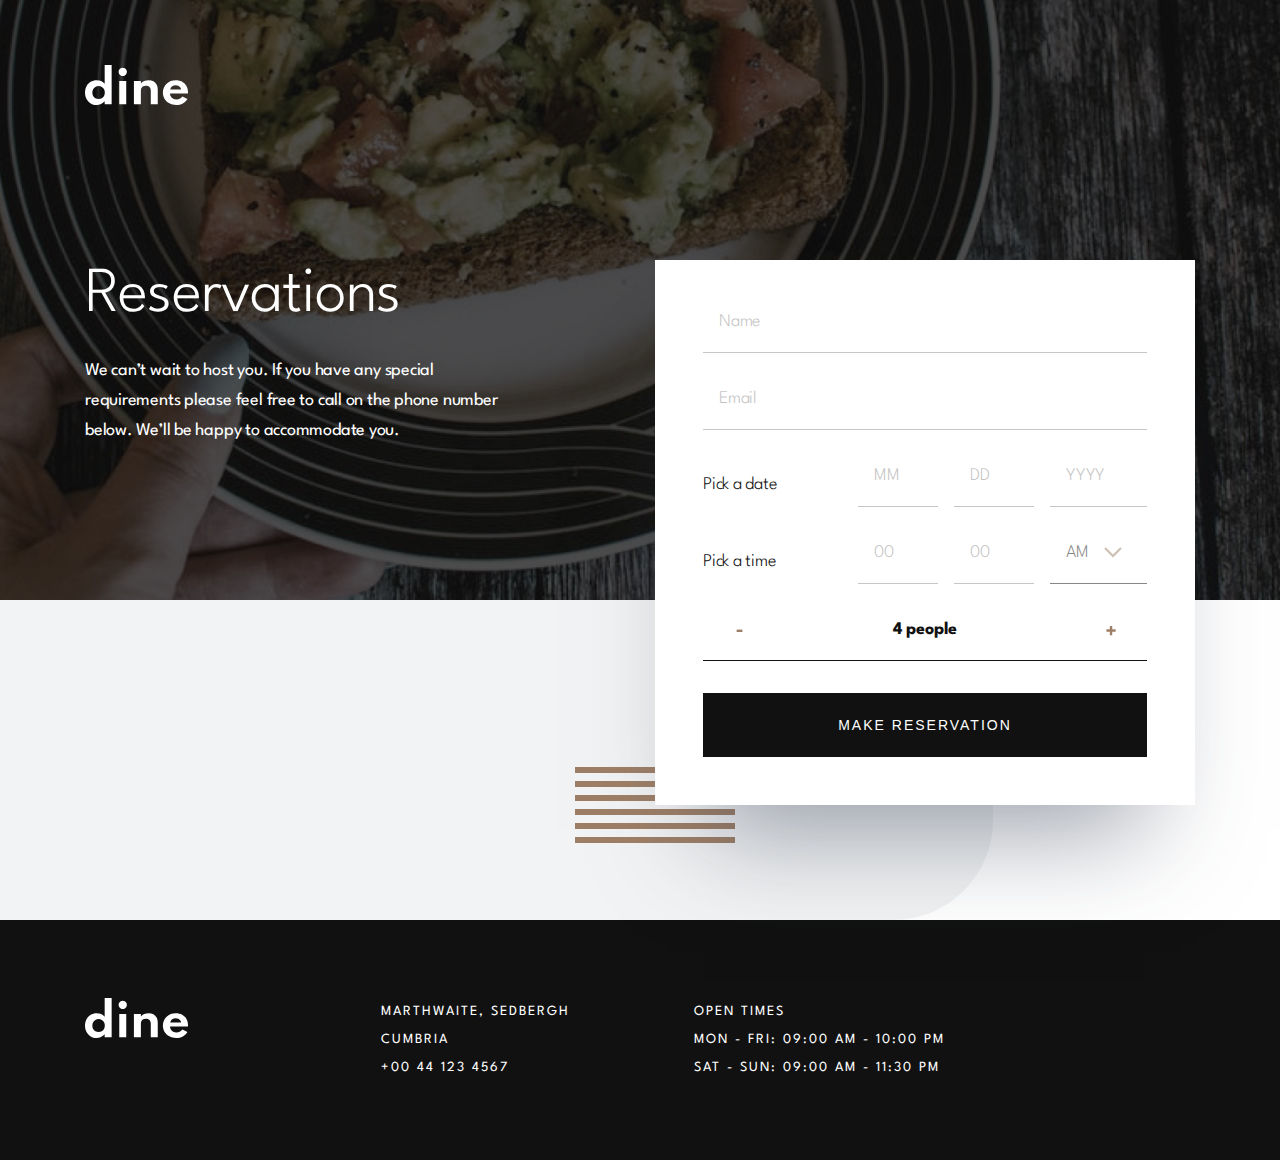
<file: booking.html>
<!DOCTYPE html>
<html lang="en">
<head>
  <meta charset="UTF-8">
  <meta name="viewport" content="width=device-width, initial-scale=1.0">
  <link rel="icon" type="image/png" sizes="32x32" href="./images/favicon-32x32.png">
  <link rel="stylesheet" href="./sass/style.css">
  <title>Frontend Mentor | Dine Website Challenge</title>
  <script defer src="./booking.js"></script>
</head>
<body>
  <main>
    <section class="reservations">
      <div class="reservations__bg-1"></div>
      <div class="reservations__bg-2"></div>
      <div class="reservations__container">
        <a href="/index.html" class="logo">
          <img src="./images/logo.svg" alt="site logo">
        </a>
        <div class="reservations__content">
          <div class="reservations__content__text">
            <h1 class="heading-txt">Reservations</h1>
            <p class="body-txt body-txt--white reservations__body">We can’t wait to host you. If you have any special requirements please feel free to call on the phone number below. We’ll be happy to accommodate you.</p>
            <a href="#reserve-place" class="btn btn--dark btn--reserve">Reserve Place</a>
          </div>
          <div class="form reservations__content__form">
            <div class="form__input-field form__input-field--text">
              <label class="screen-reader-only" for="name">Name</label>
              <input class="input-box" type="text" name="name" id="name" placeholder="Name">
              <p class="errormsg">This field is required</p>
            </div>
            <div class="form__input-field form__input-field--text">
              <label class="screen-reader-only" for="email">Email</label>
              <input class="input-box" type="email" name="email" id="email" placeholder="Email">
              <p class="errormsg">This field is required</p>
            </div>
            <div class="form__datetime-field">
              <div class="datetime-field-name-container">
                <p class="t-form t-form--regular datetime-field-name">Pick a date</p>
                <p class="errormsg errormsg--corner">This field is incomplete</p>
              </div>
              <div class="input-containers">
                <div class="input-container">
                  <label class="screen-reader-only" for="month">Month</label>
                  <input class="input-box input-box--small" type="number" name="month" id="month" placeholder="MM" maxlength="2">
                </div>
                <div class="input-container">
                  <label class="screen-reader-only" for="day">Day</label>
                  <input class="input-box input-box--small" type="number" name="day" id="day" placeholder="DD" maxlength="2">
                </div>
                <div class="input-container">
                  <label class="screen-reader-only" for="year">Year</label>
                  <input class="input-box input-box--large" type="number" name="year" id="year" placeholder="YYYY" maxlength="4">
                </div>
              </div>
            </div>
            <div class="form__datetime-field">
              <div class="datetime-field-name-container">
                <p class="t-form t-form--regular datetime-field-name">Pick a time</p>
                <p class="errormsg errormsg--corner">This field is incomplete</p>
              </div>
              <div class="input-containers">
                <div class="input-container">
                  <label class="screen-reader-only" for="hour">Hour</label>
                  <input class="input-box input-box--small" type="number" name="hour" id="hour" placeholder="00" maxlength="2">
                </div>
                <div class="input-container">
                  <label class="screen-reader-only" for="minute">Minute</label>
                  <input class="input-box input-box--small" type="number" name="minute" id="minute" placeholder="00" maxlength="2">
                </div>
                <div class="dropdown-container">
                  <div class="dropdown dropdown--meridiem" id="dropdown-trigger">
                    <div id="selected-meridiem" class="dropdown__selected">AM</div>
                    <div class="dropdown__arrow" id="dropdown-arrow"><svg xmlns="http://www.w3.org/2000/svg" width="18" height="11"><path fill="none" stroke="#9E7F66" stroke-width="2" d="M1 1l8 8 8-8"/></svg></div>
                    <div class="dropdown__items" id="dropdown-menu">
                      <div class="dropdown__item">
                        <svg class="dropdown__item__checkmark checked" xmlns="http://www.w3.org/2000/svg" width="13" height="11"><path fill="none" stroke="#9E7F66" stroke-width="2" d="M1 5.897l2.767 2.767L11.432 1"/></svg>
                        <p class="t-form t-form--regular">AM</p>
                      </div>
                      <div class="dropdown__item">
                        <svg class="dropdown__item__checkmark" xmlns="http://www.w3.org/2000/svg" width="13" height="11"><path fill="none" stroke="#9E7F66" stroke-width="2" d="M1 5.897l2.767 2.767L11.432 1"/></svg>
                        <p class="t-form t-form--regular">PM</p>
                      </div>
                    </div>
                  </div>
                </div>
              </div>
            </div>
            <div class="form__number-picker">
              <button class="number-picker__button" id="minus">
                <span class="screen-reader-only">minus</span>
                <svg xmlns="http://www.w3.org/2000/svg" width="7" height="3"><path fill="#9E7F66" d="M6.425 2.977V.601H.629v2.376z"/></svg>
              </button>
              <p class="t-form t-form--bold"><span id="number-of-people">4</span> people</p>
              <button class="number-picker__button" id="plus">
                <span class="screen-reader-only">plus</span>
                <svg xmlns="http://www.w3.org/2000/svg" width="10" height="11"><path fill="#9E7F66" d="M6.227 10.156V6.727h3.429V4.342H6.227V.913H3.842v3.429H.413v2.385h3.429v3.429z"/></svg>
              </button>
            </div>       
            <button class="btn btn--light btn--make-reservation" id="btn-reservation">Make Reservation</button>
          </div>
        </div>
      </div>
    </section>
  
    
  </main>
  <footer class="footer">
    <div class="footer__container">
      <div class="footer__logo">
        <svg xmlns="http://www.w3.org/2000/svg" width="103" height="40"><path fill="#FFF" d="M11.46 40c1.622 0 3.137-.335 4.547-1.005 1.41-.67 2.63-1.605 3.66-2.808v3.082h6.981V0h-6.98v18.744c-.925-1.126-2.084-2.005-3.479-2.637-1.395-.631-2.91-.947-4.547-.947-2.26 0-4.264.544-6.015 1.632-1.75 1.089-3.126 2.565-4.126 4.43C.5 23.085 0 25.204 0 27.58c0 2.42.515 4.566 1.546 6.438 1.03 1.872 2.414 3.337 4.15 4.395C7.43 39.471 9.353 40 11.46 40zm2.091-5.959c-1.197 0-2.266-.278-3.206-.833a5.901 5.901 0 01-2.205-2.283c-.53-.967-.796-2.067-.796-3.3 0-1.248.273-2.362.819-3.344a6.135 6.135 0 012.217-2.318c.932-.563 1.997-.844 3.194-.844 1.213 0 2.29.281 3.229.844a6.045 6.045 0 012.217 2.306c.538.975.807 2.086.807 3.334 0 1.233-.27 2.336-.807 3.31a5.962 5.962 0 01-2.217 2.295c-.94.555-2.024.833-3.252.833zm24.216-23.014c.758 0 1.447-.186 2.069-.559a4.198 4.198 0 001.49-1.518c.37-.64.556-1.34.556-2.1 0-.762-.186-1.454-.557-2.078a4.256 4.256 0 00-1.49-1.496 3.945 3.945 0 00-2.068-.56c-.758 0-1.452.187-2.08.56a4.32 4.32 0 00-1.513 1.496 3.925 3.925 0 00-.568 2.077c0 .761.19 1.462.568 2.1a4.26 4.26 0 001.512 1.519c.63.373 1.323.56 2.08.56zm3.478 28.242V15.89h-6.98v23.38h6.98zm14.643 0V25.434c0-.913.201-1.732.603-2.455a4.36 4.36 0 011.728-1.712c.75-.418 1.64-.628 2.672-.628 1.515 0 2.709.468 3.58 1.404.872.936 1.308 2.242 1.308 3.916v13.31h6.98V24.475c0-1.857-.386-3.482-1.16-4.875a8.409 8.409 0 00-3.194-3.264c-1.356-.784-2.93-1.176-4.718-1.176-1.622 0-3.103.304-4.445.913-1.341.609-2.46 1.416-3.354 2.42V15.89h-6.98v23.38h6.98zM91.131 40c2.456 0 4.684-.533 6.685-1.598 2-1.066 3.547-2.542 4.638-4.43l-5.025-2.534c-.864 1.035-1.762 1.789-2.694 2.26-.932.472-2.005.708-3.217.708-1.289 0-2.418-.247-3.388-.742-.97-.494-1.724-1.183-2.263-2.066-.538-.883-.807-1.918-.807-3.105h17.85c.045-.396.071-.666.079-.81.007-.145.011-.316.011-.514 0-2.39-.512-4.483-1.535-6.279a10.908 10.908 0 00-4.274-4.212c-1.827-1.012-3.953-1.518-6.378-1.518-1.82 0-3.51.316-5.07.947a12.84 12.84 0 00-4.116 2.649 12.225 12.225 0 00-2.763 3.96c-.659 1.508-.989 3.129-.989 4.864 0 2.36.584 4.475 1.751 6.347 1.167 1.872 2.747 3.352 4.74 4.44C86.36 39.457 88.616 40 91.132 40zm5.002-15.388H85.31c.106-.898.394-1.674.864-2.329a4.562 4.562 0 011.865-1.507c.773-.35 1.667-.525 2.683-.525.955 0 1.811.175 2.57.525.757.35 1.382.853 1.875 1.507.493.655.815 1.43.966 2.329z"/></svg>
      </div>
      <div class="footer__information">
        <div class="contact">
          <p class="footer-txt">Marthwaite, Sedbergh<br>Cumbria<br>+00 44 123 4567</p>
        </div>
        <div class="time">
          <p class="footer-txt">Open Times<br>Mon - Fri: 09:00 AM - 10:00 PM<br>Sat - Sun: 09:00 AM - 11:30 PM</p>
        </div>
      </div>
    </div>
  </footer>
</body>
</html>
</file>
<file: sass/style.css>
@import url("https://fonts.googleapis.com/css?family=Spartan:100,200,300,400,500,600,700,800,900&display=swap");
* {
  margin: 0;
  padding: 0;
}

*,
*::before,
*::after {
  -webkit-box-sizing: inherit;
          box-sizing: inherit;
}

html {
  -webkit-box-sizing: border-box;
          box-sizing: border-box;
  font-size: 62.5%;
}

body {
  background-color: #111111;
  font-family: 'Spartan', sans-serif;
  min-height: 100vh;
  overflow-x: hidden;
}

.screen-reader-only {
  padding: 0;
  width: 1px;
  height: 1px;
  position: absolute;
  clip: rect(1px, 1px, 1px, 1px);
  -webkit-clip-path: inset(0px 0px 99.9% 99.9%);
          clip-path: inset(0px 0px 99.9% 99.9%);
  overflow: hidden;
  border: 0;
}

/* Font Styling */
.heading-txt {
  font-weight: 300;
  color: #fff;
}

@media (max-width: 767px) {
  .heading-txt {
    font-size: 3.2rem;
    line-height: 1.25;
    letter-spacing: -0.4px;
  }
}

@media (min-width: 768px) and (max-width: 1199px) {
  .heading-txt {
    font-size: 4.8rem;
    line-height: 1.333;
    letter-spacing: -0.6px;
  }
}

@media (min-width: 1200px) {
  .heading-txt {
    font-size: 6.4rem;
    line-height: 1.125;
    letter-spacing: -0.8px;
  }
}

.heading-txt2 {
  font-weight: 700;
}

.heading-txt2--black {
  color: #242b37;
}

.heading-txt2--white {
  color: #fff;
}

@media (max-width: 767px) {
  .heading-txt2 {
    font-size: 3.2rem;
    line-height: 1.25;
    letter-spacing: -0.4px;
  }
}

@media (min-width: 768px) {
  .heading-txt2 {
    font-size: 4rem;
    line-height: 1.4;
    letter-spacing: -0.5px;
  }
}

.heading-txt3L {
  font-size: 1.8rem;
  line-height: 1.556;
  letter-spacing: -0.22px;
  color: #fff;
  font-weight: 700;
}

.heading3s {
  font-size: 1.4rem;
  line-height: 2;
  letter-spacing: 2px;
  color: #4c4c4c;
  font-weight: 600;
}

.body-txt {
  line-height: 1.667;
  font-weight: 400;
}

@media (max-width: 767px) {
  .body-txt {
    font-size: 1.5rem;
    letter-spacing: -0.19px;
  }
}

@media (min-width: 768px) {
  .body-txt {
    font-size: 1.8rem;
    letter-spacing: -0.22px;
  }
}

.body-txt--white {
  color: #fff;
}

.body-txt--black {
  color: #242b37;
}

.body-txt2 {
  font-weight: 400;
  font-size: 1.5rem;
  line-height: 1.867;
  letter-spacing: -0.19px;
  color: #fff;
}

.footer-txt {
  font-weight: 400;
  font-size: 1.4rem;
  line-height: 2;
  letter-spacing: 2px;
  color: #fff;
  text-transform: uppercase;
}

.btn {
  background: none;
  text-transform: uppercase;
  font-size: 1.4rem;
  line-height: 1.143;
  letter-spacing: 2px;
  padding: 2.3rem 5.3rem;
  cursor: pointer;
  display: inline-block;
  text-decoration: none;
}

.btn:visited {
  text-decoration: none;
}

.btn--dark {
  color: #fff;
  background-color: transparent;
  border: 1px solid #fff;
  -webkit-transition: 300ms ease-in-out background-color, 300ms ease-in-out color;
  transition: 300ms ease-in-out background-color, 300ms ease-in-out color;
}

.btn--dark:hover {
  background-color: #fff;
  color: #111111;
}

.btn--light {
  background-color: #111111;
  color: #fff;
  border: 1px solid transparent;
  -webkit-transition: 300ms ease-in-out background-color, 300ms ease-in-out color, 300ms ease-in-out border-color;
  transition: 300ms ease-in-out background-color, 300ms ease-in-out color, 300ms ease-in-out border-color;
}

.btn--light:hover {
  background-color: transparent;
  color: #111111;
  border-color: #111111;
}

@media (max-width: 767px) {
  .btn--hero {
    margin-top: 3.2rem;
  }
}

@media (min-width: 768px) and (max-width: 1199px) {
  .btn--hero {
    margin-top: 2.4rem;
  }
}

@media (min-width: 1200px) {
  .btn--hero {
    margin-top: 4.2rem;
  }
}

@media (min-width: 768px) {
  .btn--reserve {
    display: none;
  }
}

.btn--make-reservation {
  width: 100%;
}

@media (max-width: 767px) {
  .btn--make-reservation {
    padding: 1.7rem 3.5rem;
    line-height: 2;
    margin-top: 3.2rem;
  }
}

.number-picker__button {
  background: none;
  border: none;
  cursor: pointer;
  width: 2.8rem;
  height: 2.8rem;
  display: -webkit-box;
  display: -ms-flexbox;
  display: flex;
  -webkit-box-align: center;
      -ms-flex-align: center;
          align-items: center;
  -webkit-box-pack: center;
      -ms-flex-pack: center;
          justify-content: center;
  -webkit-transition: 300ms ease-in-out transform;
  transition: 300ms ease-in-out transform;
}

.number-picker__button:hover {
  -webkit-transform: scale(1.5);
          transform: scale(1.5);
}

.number-picker__button:focus {
  outline: none;
}

.t-form {
  font-size: 1.8rem;
  line-height: 1.556;
  letter-spacing: -0.22px;
  color: #111111;
}

.t-form--regular {
  font-weight: 300;
}

.t-form--bold {
  font-weight: 700;
}

.errormsg {
  line-height: 1.2;
  margin-top: 1rem;
  padding-left: 1.6rem;
  letter-spacing: -0.12px;
  color: #B54949;
  display: none;
}

.errormsg--corner {
  padding-left: 0;
  margin-top: 0.1rem;
}

.errormsg.show {
  display: block;
}

.form {
  text-align: left;
}

@media (max-width: 767px) {
  .form {
    padding: 3.2rem;
  }
}

@media (min-width: 768px) {
  .form {
    padding: 4.8rem;
  }
}

.form__input-field--text {
  margin-bottom: 3.2rem;
}

.form__datetime-field {
  margin-bottom: 3.2rem;
  display: -webkit-box;
  display: -ms-flexbox;
  display: flex;
}

@media (max-width: 767px) {
  .form__datetime-field {
    -webkit-box-orient: vertical;
    -webkit-box-direction: normal;
        -ms-flex-direction: column;
            flex-direction: column;
  }
}

@media (min-width: 768px) {
  .form__datetime-field {
    -webkit-box-orient: horizontal;
    -webkit-box-direction: normal;
        -ms-flex-direction: row;
            flex-direction: row;
    -webkit-box-pack: justify;
        -ms-flex-pack: justify;
            justify-content: space-between;
    -webkit-box-align: center;
        -ms-flex-align: center;
            align-items: center;
  }
}

.form__number-picker {
  display: -webkit-box;
  display: -ms-flexbox;
  display: flex;
  -webkit-box-align: center;
      -ms-flex-align: center;
          align-items: center;
  -webkit-box-pack: justify;
      -ms-flex-pack: justify;
          justify-content: space-between;
  padding-bottom: 1.6rem;
  border-bottom: 1px solid #111111;
  margin-bottom: 3.2rem;
}

@media (max-width: 767px) {
  .form__number-picker {
    padding-left: 1rem;
    padding-right: 1rem;
  }
}

@media (min-width: 768px) {
  .form__number-picker {
    padding-left: 2.2rem;
    padding-right: 2.2rem;
  }
}

@media (max-width: 767px) {
  .datetime-field-name {
    margin-bottom: 0.8rem;
  }
}

.datetime-field-name.error {
  color: #B54949;
}

.input-containers {
  display: -webkit-box;
  display: -ms-flexbox;
  display: flex;
  -webkit-box-pack: justify;
      -ms-flex-pack: justify;
          justify-content: space-between;
}

@media (min-width: 768px) {
  .input-containers {
    width: 28.9rem;
  }
}

.input-box {
  width: 100%;
  caret-color: #9e7f66;
  font-weight: 300;
  font-family: 'Spartan', sans-serif;
  opacity: 0.5;
  border: none;
  font-size: 1.8rem;
  line-height: 1.556;
  letter-spacing: -0.22px;
  color: #111111;
  padding-left: 1.6rem;
  padding-bottom: 1.6rem;
  border-bottom: 1px solid #8E8E8E;
  -webkit-transition: 300ms ease-in-out border-color, 300ms ease-in-out opacity;
  transition: 300ms ease-in-out border-color, 300ms ease-in-out opacity;
  cursor: pointer;
}

.input-box:focus {
  opacity: 1;
  border-bottom: 1px solid #111111;
  outline: none;
}

.input-box:focus::-webkit-input-placeholder {
  opacity: 1;
}

.input-box:focus:-ms-input-placeholder {
  opacity: 1;
}

.input-box:focus::-ms-input-placeholder {
  opacity: 1;
}

.input-box:focus::placeholder {
  opacity: 1;
}

.input-box::-webkit-input-placeholder {
  font-family: 'Spartan', sans-serif;
  color: #111111;
  opacity: 0.5;
  font-size: 1.8rem;
  line-height: 1.556;
  letter-spacing: -0.22px;
  -webkit-transition: 300ms ease-in-out opacity;
  transition: 300ms ease-in-out opacity;
}

.input-box:-ms-input-placeholder {
  font-family: 'Spartan', sans-serif;
  color: #111111;
  opacity: 0.5;
  font-size: 1.8rem;
  line-height: 1.556;
  letter-spacing: -0.22px;
  -webkit-transition: 300ms ease-in-out opacity;
  transition: 300ms ease-in-out opacity;
}

.input-box::-ms-input-placeholder {
  font-family: 'Spartan', sans-serif;
  color: #111111;
  opacity: 0.5;
  font-size: 1.8rem;
  line-height: 1.556;
  letter-spacing: -0.22px;
  -webkit-transition: 300ms ease-in-out opacity;
  transition: 300ms ease-in-out opacity;
}

.input-box::placeholder {
  font-family: 'Spartan', sans-serif;
  color: #111111;
  opacity: 0.5;
  font-size: 1.8rem;
  line-height: 1.556;
  letter-spacing: -0.22px;
  -webkit-transition: 300ms ease-in-out opacity;
  transition: 300ms ease-in-out opacity;
}

@media (max-width: 767px) {
  .input-box--small {
    width: 7.3rem;
  }
}

@media (min-width: 768px) {
  .input-box--small {
    width: 8rem;
  }
}

@media (max-width: 767px) {
  .input-box--large {
    width: 8.8rem;
  }
}

@media (min-width: 768px) {
  .input-box--large {
    width: 9.7rem;
  }
}

.input-box.error {
  opacity: 1;
  border-bottom: 1px solid #B54949;
}

.input-box.error::-webkit-input-placeholder {
  color: #B54949;
}

.input-box.error:-ms-input-placeholder {
  color: #B54949;
}

.input-box.error::-ms-input-placeholder {
  color: #B54949;
}

.input-box.error::placeholder {
  color: #B54949;
}

@media (max-width: 767px) {
  .dropdown-container {
    width: 8.8rem;
  }
}

@media (min-width: 768px) {
  .dropdown-container {
    width: 9.7rem;
  }
}

.dropdown {
  opacity: 0.5;
  padding-left: 1.6rem;
  padding-bottom: 1.6rem;
  border-bottom: 1px solid #111111;
  position: relative;
  cursor: pointer;
  display: -webkit-box;
  display: -ms-flexbox;
  display: flex;
  -webkit-box-orient: horizontal;
  -webkit-box-direction: normal;
      -ms-flex-direction: row;
          flex-direction: row;
  -webkit-box-align: center;
      -ms-flex-align: center;
          align-items: center;
  -webkit-transition: 300ms ease-in-out opacity;
  transition: 300ms ease-in-out opacity;
}

.dropdown:hover {
  opacity: 1;
}

.dropdown__selected {
  font-weight: 300;
  font-size: 1.8rem;
  line-height: 1.556;
  letter-spacing: -0.22px;
  color: #111111;
}

.dropdown__arrow {
  -webkit-transition: 300ms ease-in-out transform;
  transition: 300ms ease-in-out transform;
}

@media (max-width: 767px) {
  .dropdown__arrow {
    margin-left: 0.6rem;
  }
}

@media (min-width: 768px) {
  .dropdown__arrow {
    margin-left: 1.5rem;
  }
}

.dropdown__arrow.open {
  -webkit-transform: scaleY(-1) translateY(0.4rem);
          transform: scaleY(-1) translateY(0.4rem);
}

.dropdown__items {
  display: none;
  position: absolute;
  background-color: #fff;
  padding: 1.6rem;
  -webkit-box-shadow: 0 1.5rem 2.5rem rgba(56, 66, 85, 0.25);
          box-shadow: 0 1.5rem 2.5rem rgba(56, 66, 85, 0.25);
  -webkit-transform: translate(-1.6rem, 9rem);
          transform: translate(-1.6rem, 9rem);
}

.dropdown__items.open {
  display: block;
}

.dropdown__item {
  display: -webkit-box;
  display: -ms-flexbox;
  display: flex;
  -webkit-box-align: center;
      -ms-flex-align: center;
          align-items: center;
}

.dropdown__item:not(:last-child) {
  margin-bottom: 1.6rem;
}

.dropdown__item__checkmark {
  margin-right: 1.557rem;
  opacity: 0;
}

.dropdown__item__checkmark.checked {
  opacity: 1;
}

.hero {
  background-repeat: no-repeat;
  background-size: cover;
  height: 74.8rem;
  text-align: center;
  padding-top: 23.2rem;
  padding-right: 2.4rem;
  padding-left: 2.4rem;
  background-image: url("/images/homepage/hero-bg-mobile@2x.jpg");
}

@media (min-width: 1200px) {
  .hero__container {
    max-width: 144rem;
    margin: 0 auto;
  }
}

@media (max-width: 1199px) {
  .hero__heading {
    margin-top: 3.2rem;
  }
}

@media (min-width: 1200px) {
  .hero__heading {
    margin-top: 15.3rem;
  }
}

.hero__body {
  margin-top: 2.4rem;
}

@media (max-width: 1199px) {
  .hero__body {
    margin-right: auto;
    margin-left: auto;
  }
}

@media (max-width: 767px) {
  .hero__body {
    max-width: 40rem;
  }
}

@media (min-width: 768px) and (max-width: 1199px) {
  .hero__body {
    max-width: 57.3rem;
  }
}

@media (min-width: 1200px) {
  .hero__body {
    max-width: 44.5rem;
  }
}

@media (min-width: 435px) {
  .hero {
    padding-top: 28.2rem;
    height: 80rem;
  }
}

@media (min-width: 555px) {
  .hero {
    padding-top: 33.2rem;
    height: 85rem;
  }
}

@media (min-width: 655px) {
  .hero {
    padding-top: 38.2rem;
    height: 90rem;
  }
}

@media (min-width: 755px) {
  .hero {
    padding-top: 43.2rem;
    height: 95rem;
  }
}

@media (min-width: 768px) {
  .hero {
    height: 99.2rem;
    padding-top: 37.4rem;
    background-image: url("/images/homepage/hero-bg-tablet@2x.jpg");
  }
}

@media (min-width: 890px) {
  .hero {
    height: 106.2rem;
    padding-top: 44.4rem;
  }
}

@media (min-width: 1060px) {
  .hero {
    height: 113.2rem;
    padding-top: 51.4rem;
  }
}

@media (min-width: 1200px) {
  .hero {
    height: 82rem;
    padding-top: 6.5rem;
    padding-left: 16.5rem;
    text-align: left;
    background-image: url("/images/homepage/hero-bg-desktop@2x.jpg");
  }
}

.middle {
  background-color: #fff;
  background-repeat: no-repeat;
}

@media (max-width: 1199px) {
  .middle {
    text-align: center;
  }
}

@media (min-width: 768px) and (max-width: 1199px) {
  .middle {
    background-position-y: 10rem, bottom;
    background-position-x: -67vw, 52vw;
    background-image: url("/images/patterns/pattern-curve-top-right.svg"), url("/images/patterns/pattern-curve-top-left.svg");
  }
}

@media (min-width: 1200px) {
  .middle {
    background-image: url("/images/patterns/pattern-curve-top-right.svg"), url("/images/patterns/pattern-curve-top-left.svg");
    background-position-y: 24.2rem, bottom;
    background-position-x: left, right;
  }
}

@media (max-width: 767px) {
  .middle__family {
    margin-bottom: 0.8rem;
  }
}

@media (min-width: 768px) and (max-width: 1199px) {
  .middle__family {
    margin-bottom: 2.4rem;
  }
}

@media (min-width: 1200px) {
  .middle__family {
    display: -webkit-box;
    display: -ms-flexbox;
    display: flex;
    -webkit-box-orient: horizontal;
    -webkit-box-direction: normal;
        -ms-flex-direction: row;
            flex-direction: row;
    -webkit-box-align: center;
        -ms-flex-align: center;
            align-items: center;
    -webkit-box-pack: justify;
        -ms-flex-pack: justify;
            justify-content: space-between;
    margin-bottom: -2.9rem;
  }
}

.middle__locally {
  position: relative;
}

@media (min-width: 1200px) {
  .middle__locally {
    display: -webkit-box;
    display: -ms-flexbox;
    display: flex;
    -webkit-box-orient: horizontal;
    -webkit-box-direction: reverse;
        -ms-flex-direction: row-reverse;
            flex-direction: row-reverse;
    -webkit-box-align: center;
        -ms-flex-align: center;
            align-items: center;
    -webkit-box-pack: justify;
        -ms-flex-pack: justify;
            justify-content: space-between;
  }
}

.middle__locally__floating-pattern {
  display: none;
  z-index: 1;
  position: absolute;
}

@media (min-width: 768px) and (max-width: 1199px) {
  .middle__locally__floating-pattern {
    display: block;
    right: 0;
    top: 22.8rem;
    -webkit-transform: translateX(5.8rem);
            transform: translateX(5.8rem);
  }
}

@media (min-width: 1200px) {
  .middle__locally__floating-pattern {
    display: block;
    right: 0;
    top: 36rem;
    -webkit-transform: translateX(11.4rem);
            transform: translateX(11.4rem);
  }
}

@media (max-width: 767px) {
  .middle__content--first {
    -webkit-transform: translateY(-7.2rem);
            transform: translateY(-7.2rem);
  }
}

@media (min-width: 768px) and (max-width: 1199px) {
  .middle__content--first {
    -webkit-transform: translateY(-9.6rem);
            transform: translateY(-9.6rem);
  }
}

@media (min-width: 1200px) {
  .middle__content--first {
    -webkit-transform: translateY(-4rem);
            transform: translateY(-4rem);
  }
}

@media (min-width: 1200px) {
  .middle__content--second {
    margin-top: 11.5rem;
  }
}

@media (max-width: 767px) {
  .middle__content {
    margin-top: 4.8rem;
  }
}

@media (min-width: 768px) and (max-width: 1199px) {
  .middle__content {
    margin-top: 5.6rem;
  }
}

@media (min-width: 1200px) {
  .middle__content {
    max-width: 44.5rem;
  }
}

@media (min-width: 768px) and (max-width: 1199px) {
  .middle__content__body {
    max-width: 45.7rem;
    margin: 0 auto;
  }
}

@media (max-width: 767px) {
  .middle__container {
    padding: 0 2.4rem 8rem;
  }
}

@media (min-width: 768px) and (max-width: 1199px) {
  .middle__container {
    padding: 0 9.7rem 12rem;
  }
}

@media (min-width: 1200px) {
  .middle__container {
    max-width: 111rem;
    margin: 0 auto;
  }
}

.middle__section-card {
  -webkit-box-shadow: 0 7.5rem 10rem -5rem rgba(56, 66, 85, 0.5);
          box-shadow: 0 7.5rem 10rem -5rem rgba(56, 66, 85, 0.5);
}

@media (min-width: 1200px) {
  .middle__section-card {
    min-width: 54rem;
    height: 72rem;
  }
}

@media (max-width: 767px) {
  .middle__section-card--first {
    -webkit-transform: translateY(-7.2rem);
            transform: translateY(-7.2rem);
  }
}

@media (min-width: 768px) and (max-width: 1199px) {
  .middle__section-card--first {
    -webkit-transform: translateY(-9.6rem);
            transform: translateY(-9.6rem);
  }
}

@media (min-width: 1200px) {
  .middle__section-card--first {
    -webkit-transform: translateY(-7rem);
            transform: translateY(-7rem);
  }
}

@media (min-width: 1200px) {
  .middle__section-card--second {
    -webkit-transform: translateY(8rem);
            transform: translateY(8rem);
  }
}

.middle__section-card__image {
  width: 100%;
  background-repeat: no-repeat;
  background-size: cover;
}

@media (max-width: 767px) {
  .middle__section-card__image--first {
    background-image: url("/images/homepage/enjoyable-place-mobile@2x.jpg");
  }
}

@media (min-width: 768px) and (max-width: 1199px) {
  .middle__section-card__image--first {
    background-image: url("/images/homepage/enjoyable-place-tablet@2x.jpg");
  }
}

@media (min-width: 1200px) {
  .middle__section-card__image--first {
    background-image: url("/images/homepage/enjoyable-place-desktop@2x.jpg");
  }
}

@media (max-width: 767px) {
  .middle__section-card__image--second {
    background-image: url("/images/homepage/locally-sourced-mobile@2x.jpg");
  }
}

@media (min-width: 768px) and (max-width: 1199px) {
  .middle__section-card__image--second {
    background-image: url("/images/homepage/locally-sourced-tablet@2x.jpg");
  }
}

@media (min-width: 1200px) {
  .middle__section-card__image--second {
    background-image: url("/images/homepage/locally-sourced-desktop@2x.jpg");
  }
}

@media (max-width: 767px) {
  .middle__section-card__image {
    min-height: 40rem;
    background-position: center center;
  }
}

@media (min-width: 768px) and (max-width: 1199px) {
  .middle__section-card__image {
    min-height: 36rem;
  }
}

@media (min-width: 1200px) {
  .middle__section-card__image {
    min-height: 72rem;
  }
}

.middle__heading {
  margin-bottom: 1.6rem;
}

@media (max-width: 1199px) {
  .middle__heading {
    margin-top: 3.2rem;
  }
}

@media (min-width: 1200px) {
  .middle__heading {
    margin-top: 4.8rem;
  }
}

.highlights {
  background-color: #111111;
}

@media (max-width: 767px) {
  .highlights {
    padding: 7.2rem 2.4rem;
  }
}

@media (min-width: 768px) and (max-width: 1199px) {
  .highlights {
    padding: 9.6rem 0;
  }
}

@media (min-width: 1200px) {
  .highlights {
    padding-top: 20rem;
    padding-bottom: 12rem;
  }
  .highlights__container {
    max-width: 111rem;
    margin: 0 auto;
    display: -webkit-box;
    display: -ms-flexbox;
    display: flex;
    -webkit-box-align: start;
        -ms-flex-align: start;
            align-items: flex-start;
    -webkit-box-pack: justify;
        -ms-flex-pack: justify;
            justify-content: space-between;
  }
}

@media (max-width: 767px) {
  .highlights__copy {
    text-align: center;
    margin-bottom: 6.4rem;
  }
}

@media (min-width: 768px) and (max-width: 1199px) {
  .highlights__copy {
    text-align: center;
    max-width: 44.5rem;
    margin-right: auto;
    margin-bottom: 5.6rem;
    margin-left: auto;
  }
}

@media (min-width: 1200px) {
  .highlights__copy {
    max-width: 44.5rem;
    -webkit-transform: translateY(-5.5rem);
            transform: translateY(-5.5rem);
  }
}

.highlights__heading {
  margin-top: 3.2rem;
  margin-bottom: 1.6rem;
}

@media (min-width: 768px) {
  .highlights__items {
    display: -webkit-box;
    display: -ms-flexbox;
    display: flex;
    -webkit-box-orient: vertical;
    -webkit-box-direction: normal;
        -ms-flex-direction: column;
            flex-direction: column;
    max-width: 57.3rem;
    margin: 0 auto;
  }
}

@media (min-width: 1200px) {
  .highlights__items {
    margin: 0;
    max-width: 54rem;
  }
}

@media (max-width: 767px) {
  .highlights__item {
    text-align: center;
  }
}

@media (min-width: 768px) {
  .highlights__item {
    display: -webkit-box;
    display: -ms-flexbox;
    display: flex;
    -webkit-box-align: center;
        -ms-flex-align: center;
            align-items: center;
  }
}

.highlights__item:not(:last-child) {
  margin-bottom: 2.4rem;
  border-bottom: 1px solid rgba(151, 151, 151, 0.15);
  padding-bottom: 2.4rem;
}

.highlights__item__image {
  background-repeat: no-repeat;
  background-size: contain;
  position: relative;
}

.highlights__item__image__container {
  margin: 0 auto;
  max-width: 32.7rem;
}

@media (max-width: 767px) {
  .highlights__item__image {
    width: 100%;
    height: 24.5rem;
  }
}

@media (min-width: 768px) {
  .highlights__item__image {
    width: 12.8rem;
    height: 9.6rem;
  }
  .highlights__item__image::after {
    content: ' ';
    width: 3.2rem;
    height: 1px;
    background-color: #9e7f66;
    position: absolute;
    right: 0;
    top: 1.6rem;
    -webkit-transform: translateX(3.2rem);
            transform: translateX(3.2rem);
  }
}

@media (max-width: 767px) {
  .highlights__item__image--salmon {
    background-image: url("/images/homepage/salmon-mobile@2x.jpg");
  }
}

@media (min-width: 768px) {
  .highlights__item__image--salmon {
    background-image: url("/images/homepage/salmon-desktop-tablet@2x.jpg");
  }
}

@media (max-width: 767px) {
  .highlights__item__image--mignon {
    background-image: url("/images/homepage/beef-mobile@2x.jpg");
  }
}

@media (min-width: 768px) {
  .highlights__item__image--mignon {
    background-image: url("/images/homepage/beef-desktop-tablet@2x.jpg");
  }
}

@media (max-width: 767px) {
  .highlights__item__image--mousse {
    background-image: url("/images/homepage/chocolate-mobile@2x.jpg");
  }
}

@media (min-width: 768px) {
  .highlights__item__image--mousse {
    background-image: url("/images/homepage/chocolate-desktop-tablet@2x.jpg");
  }
}

.highlights__item__text__menu {
  margin-bottom: 0.4rem;
}

@media (max-width: 767px) {
  .highlights__item__text {
    max-width: 40rem;
    margin-top: 3.2rem;
    margin-right: auto;
    margin-left: auto;
  }
}

@media (min-width: 768px) {
  .highlights__item__text {
    margin-left: 6.2rem;
  }
}

.gathering {
  background-color: #fff;
}

@media (max-width: 1199px) {
  .gathering {
    text-align: center;
  }
}

@media (max-width: 767px) {
  .gathering {
    padding: 8rem 2.4rem 12.4rem;
  }
}

@media (min-width: 768px) and (max-width: 1199px) {
  .gathering {
    padding: 12rem 0;
    background-image: url("/images/patterns/pattern-curve-top-right.svg");
    background-repeat: no-repeat;
    background-position-x: -69vw;
  }
}

@media (min-width: 1200px) {
  .gathering {
    padding: 16rem 0;
    background-repeat: no-repeat;
    background-image: url("/images/patterns/pattern-curve-top-right.svg");
    background-position-x: -35rem;
  }
}

@media (min-width: 1200px) {
  .gathering__container {
    max-width: 111rem;
    margin: 0 auto;
    display: -webkit-box;
    display: -ms-flexbox;
    display: flex;
    -webkit-box-orient: horizontal;
    -webkit-box-direction: normal;
        -ms-flex-direction: row;
            flex-direction: row;
    -webkit-box-align: center;
        -ms-flex-align: center;
            align-items: center;
    -webkit-box-pack: justify;
        -ms-flex-pack: justify;
            justify-content: space-between;
  }
}

@media (max-width: 767px) {
  .gathering__slider {
    max-width: 32.6rem;
    margin: 0 auto;
  }
}

.gathering__slide__floating-pattern {
  display: none;
  z-index: 1;
}

@media (min-width: 768px) and (max-width: 1199px) {
  .gathering__slide {
    width: 74.609%;
    margin: 0 auto;
    position: relative;
  }
  .gathering__slide__floating-pattern {
    display: block;
    position: absolute;
    -webkit-transform: translate(-5.8rem, -3.8rem);
            transform: translate(-5.8rem, -3.8rem);
  }
}

@media (min-width: 1200px) {
  .gathering__slide {
    position: relative;
  }
  .gathering__slide__floating-pattern {
    display: block;
    position: absolute;
    -webkit-transform: translate(-4rem, -3.8rem);
            transform: translate(-4rem, -3.8rem);
  }
}

.gathering__slide__image-container {
  background-repeat: no-repeat;
  background-size: cover;
  -webkit-box-shadow: 0 7.5rem 10rem -5rem rgba(56, 66, 85, 0.5);
          box-shadow: 0 7.5rem 10rem -5rem rgba(56, 66, 85, 0.5);
}

.gathering__slide__image-container__image {
  width: 100%;
  -webkit-animation: FadeIn ease-in-out 0.5s;
          animation: FadeIn ease-in-out 0.5s;
}

@media (max-width: 767px) {
  .gathering__slide__image-container {
    height: 40rem;
  }
}

@media (min-width: 768px) and (max-width: 1199px) {
  .gathering__slide__image-container {
    height: 36rem;
    width: 57.3rem;
    margin: 0 auto;
  }
}

@media (min-width: 1200px) {
  .gathering__slide__image-container {
    height: 60rem;
    width: 54rem;
  }
}

.gathering__events {
  list-style-type: none;
}

@media (min-width: 768px) and (max-width: 1199px) {
  .gathering__events {
    display: -webkit-box;
    display: -ms-flexbox;
    display: flex;
    max-width: 68.9rem;
    -ms-flex-pack: distribute;
        justify-content: space-around;
    margin: 0 auto;
  }
}

@media (min-width: 1200px) {
  .gathering__events {
    margin-top: 7.8rem;
  }
}

.gathering__event {
  cursor: pointer;
  text-transform: uppercase;
  opacity: 0.5;
  -webkit-transition: 300ms ease-in-out opacity;
  transition: 300ms ease-in-out opacity;
}

.gathering__event.active {
  opacity: 1;
}

.gathering__event:hover {
  opacity: 1;
}

@media (max-width: 1199px) {
  .gathering__event__underline {
    width: 4.8rem;
    margin: 0 auto;
    border: 1px solid transparent;
    -webkit-transition: 300ms ease-in-out border-color;
    transition: 300ms ease-in-out border-color;
  }
  .gathering__event__underline.active {
    border-color: #9e7f66;
  }
  .gathering__event:hover .gathering__event__underline {
    border-color: #9e7f66;
  }
}

@media (min-width: 1200px) {
  .gathering__event {
    position: relative;
  }
  .gathering__event__underline {
    top: 50%;
    height: 1px;
    width: 9.5rem;
    position: absolute;
    -webkit-transform: translate(-12.5rem, -0.2rem);
            transform: translate(-12.5rem, -0.2rem);
    background-color: transparent;
    -webkit-transition: 300ms ease-in-out background-color;
    transition: 300ms ease-in-out background-color;
  }
  .gathering__event__underline.active {
    background-color: #9e7f66;
  }
  .gathering__event:hover .gathering__event__underline {
    background-color: #9e7f66;
  }
}

.gathering__event:not(:last-child) {
  margin-bottom: 1.5rem;
}

@media (max-width: 767px) {
  .gathering__content {
    margin-top: 4.8rem;
  }
}

@media (min-width: 768px) and (max-width: 1199px) {
  .gathering__content {
    margin-top: 5.6rem;
  }
}

@media (min-width: 1200px) {
  .gathering__content {
    display: -webkit-box;
    display: -ms-flexbox;
    display: flex;
    -webkit-box-orient: vertical;
    -webkit-box-direction: reverse;
        -ms-flex-direction: column-reverse;
            flex-direction: column-reverse;
    max-width: 44.5rem;
  }
}

@media (max-width: 767px) {
  .gathering__text {
    margin-top: 2.4rem;
  }
}

@media (min-width: 768px) and (max-width: 1199px) {
  .gathering__text {
    margin-top: 4rem;
  }
}

.gathering__text__body {
  margin-top: 1.6rem;
  margin-bottom: 3.2rem;
}

@media (min-width: 768px) and (max-width: 1199px) {
  .gathering__text__body {
    max-width: 47.5rem;
    margin-left: auto;
    margin-right: auto;
  }
}

@-webkit-keyframes FadeIn {
  0% {
    opacity: 0;
  }
  100% {
    opacity: 1;
  }
}

@keyframes FadeIn {
  0% {
    opacity: 0;
  }
  100% {
    opacity: 1;
  }
}

.ctc {
  text-align: center;
  background-repeat: no-repeat;
  background-size: cover;
}

@media (max-width: 767px) {
  .ctc {
    padding: 8rem 2.4rem;
    background-image: url("/images/homepage/ready-bg-mobile@2x.jpg");
  }
}

@media (min-width: 768px) and (max-width: 1199px) {
  .ctc {
    padding: 6.5rem 0;
    background-image: url("/images/homepage/ready-bg-tablet@2x.jpg");
  }
}

@media (min-width: 1200px) {
  .ctc {
    background-image: url("/images/homepage/ready-bg-desktop@2x.jpg");
    padding: 8.8rem 0;
  }
  .ctc__container {
    max-width: 111rem;
    margin: 0 auto;
    display: -webkit-box;
    display: -ms-flexbox;
    display: flex;
    -webkit-box-pack: justify;
        -ms-flex-pack: justify;
            justify-content: space-between;
    -webkit-box-align: center;
        -ms-flex-align: center;
            align-items: center;
  }
}

@media (max-width: 1199px) {
  .ctc__heading {
    margin-bottom: 2.4rem;
  }
}

.reservations {
  position: relative;
}

.reservations__bg-1 {
  background-size: cover;
  background-repeat: no-repeat;
}

.reservations__bg-2 {
  background-color: #fff;
}

@media (max-width: 767px) {
  .reservations__bg-1 {
    height: 60rem;
    background-image: url("/images/booking/hero-bg-mobile@2x.jpg");
  }
  .reservations__bg-2 {
    height: 53.4rem;
  }
}

@media (min-width: 768px) and (max-width: 1199px) {
  .reservations__bg-1 {
    height: 60rem;
    background-image: url("/images/booking/hero-bg-tablet@2x.jpg");
  }
  .reservations__bg-2 {
    height: 43.5rem;
  }
}

@media (min-width: 1200px) {
  .reservations__bg-1 {
    height: 60rem;
    background-image: url("/images/booking/hero-bg-desktop@2x.jpg");
  }
  .reservations__bg-2 {
    height: 32rem;
    background-repeat: no-repeat;
    background-image: url("/images/patterns/pattern-curve-bottom-right.svg");
  }
}

.reservations__container {
  position: absolute;
  top: 0;
  width: 100%;
}

@media (max-width: 767px) {
  .reservations__container {
    text-align: center;
    padding-top: 5.6rem;
    padding-right: 2.4rem;
    padding-left: 2.4rem;
  }
}

@media (min-width: 768px) and (max-width: 1199px) {
  .reservations__container {
    padding: 5.6rem 4rem 0;
  }
}

@media (min-width: 1200px) {
  .reservations__container {
    padding-top: 6.5rem;
    width: 111rem;
    left: 50%;
    -webkit-transform: translateX(-50%);
            transform: translateX(-50%);
  }
}

.reservations__content__form {
  background-color: #fff;
  -webkit-box-shadow: 0 7.5rem 10rem -5rem rgba(56, 66, 85, 0.5);
          box-shadow: 0 7.5rem 10rem -5rem rgba(56, 66, 85, 0.5);
  position: relative;
}

@media (min-width: 1200px) {
  .reservations__content__form::after {
    content: ' ';
    left: 0;
    bottom: 0;
    z-index: -1;
    width: 16rem;
    height: 7.6rem;
    position: absolute;
    -webkit-transform: translate(-8rem, 3.8rem);
            transform: translate(-8rem, 3.8rem);
    background-image: url("/images/patterns/pattern-lines.svg");
  }
}

@media (max-width: 767px) {
  .reservations__content {
    margin-top: 4rem;
  }
  .reservations__content__text {
    margin-bottom: 9.1rem;
  }
}

@media (max-width: 767px) {
  .reservations__content__form {
    max-width: 40rem;
    margin: 0 auto;
  }
}

@media (min-width: 768px) {
  .reservations__content__form {
    width: 54rem;
  }
}

@media (min-width: 768px) and (max-width: 1199px) {
  .reservations__content {
    text-align: center;
    margin-top: 6.4rem;
    display: -webkit-box;
    display: -ms-flexbox;
    display: flex;
    -webkit-box-orient: vertical;
    -webkit-box-direction: normal;
        -ms-flex-direction: column;
            flex-direction: column;
  }
  .reservations__content__text {
    margin-bottom: 4rem;
  }
  .reservations__content__form {
    margin: 0 auto;
  }
}

@media (min-width: 1200px) {
  .reservations__content {
    display: -webkit-box;
    display: -ms-flexbox;
    display: flex;
    -webkit-box-pack: justify;
        -ms-flex-pack: justify;
            justify-content: space-between;
    margin-top: 15.3rem;
  }
  .reservations__content__text {
    max-width: 44.5rem;
  }
}

@media (max-width: 767px) {
  .reservations__body {
    margin-top: 1.6rem;
    margin-right: auto;
    margin-bottom: 2.4rem;
    margin-left: auto;
    max-width: 50rem;
  }
}

@media (min-width: 768px) and (max-width: 1199px) {
  .reservations__body {
    max-width: 57.3rem;
    margin-top: 1.6rem;
    margin-right: auto;
    margin-left: auto;
  }
}

@media (min-width: 1200px) {
  .reservations__body {
    margin-top: 2.4rem;
  }
}

.reservations input::-webkit-outer-spin-button,
.reservations input::-webkit-inner-spin-button {
  -webkit-appearance: none;
  margin: 0;
}

.reservations input[type=number] {
  -moz-appearance: textfield;
}

.footer {
  background-color: #111111;
}

@media (max-width: 767px) {
  .footer {
    padding: 8rem 2.4rem;
    text-align: center;
  }
}

@media (min-width: 768px) and (max-width: 1199px) {
  .footer {
    padding: 6.4rem 4rem;
  }
}

@media (min-width: 1200px) {
  .footer {
    padding: 7.8rem 0;
  }
}

@media (min-width: 768px) {
  .footer__information {
    margin-left: 13rem;
    display: -webkit-box;
    display: -ms-flexbox;
    display: flex;
    -webkit-box-orient: horizontal;
    -webkit-box-direction: normal;
        -ms-flex-flow: row wrap;
            flex-flow: row wrap;
  }
}

@media (min-width: 1200px) {
  .footer__information {
    margin-left: 19.258rem;
  }
}

@media (min-width: 768px) and (max-width: 1199px) {
  .footer__container {
    max-width: 94rem;
    margin: 0 auto;
    display: -webkit-box;
    display: -ms-flexbox;
    display: flex;
  }
}

@media (min-width: 1200px) {
  .footer__container {
    max-width: 111rem;
    margin: 0 auto;
    display: -webkit-box;
    display: -ms-flexbox;
    display: flex;
  }
}

@media (max-width: 767px) {
  .contact {
    margin-top: 4rem;
    margin-bottom: 3.2rem;
  }
}

@media (min-width: 768px) and (max-width: 1199px) {
  .contact {
    margin-bottom: 3.2rem;
    margin-right: 6.2rem;
  }
}

@media (min-width: 1200px) {
  .contact {
    margin-right: 12.4rem;
  }
}
/*# sourceMappingURL=style.css.map */
</file>
